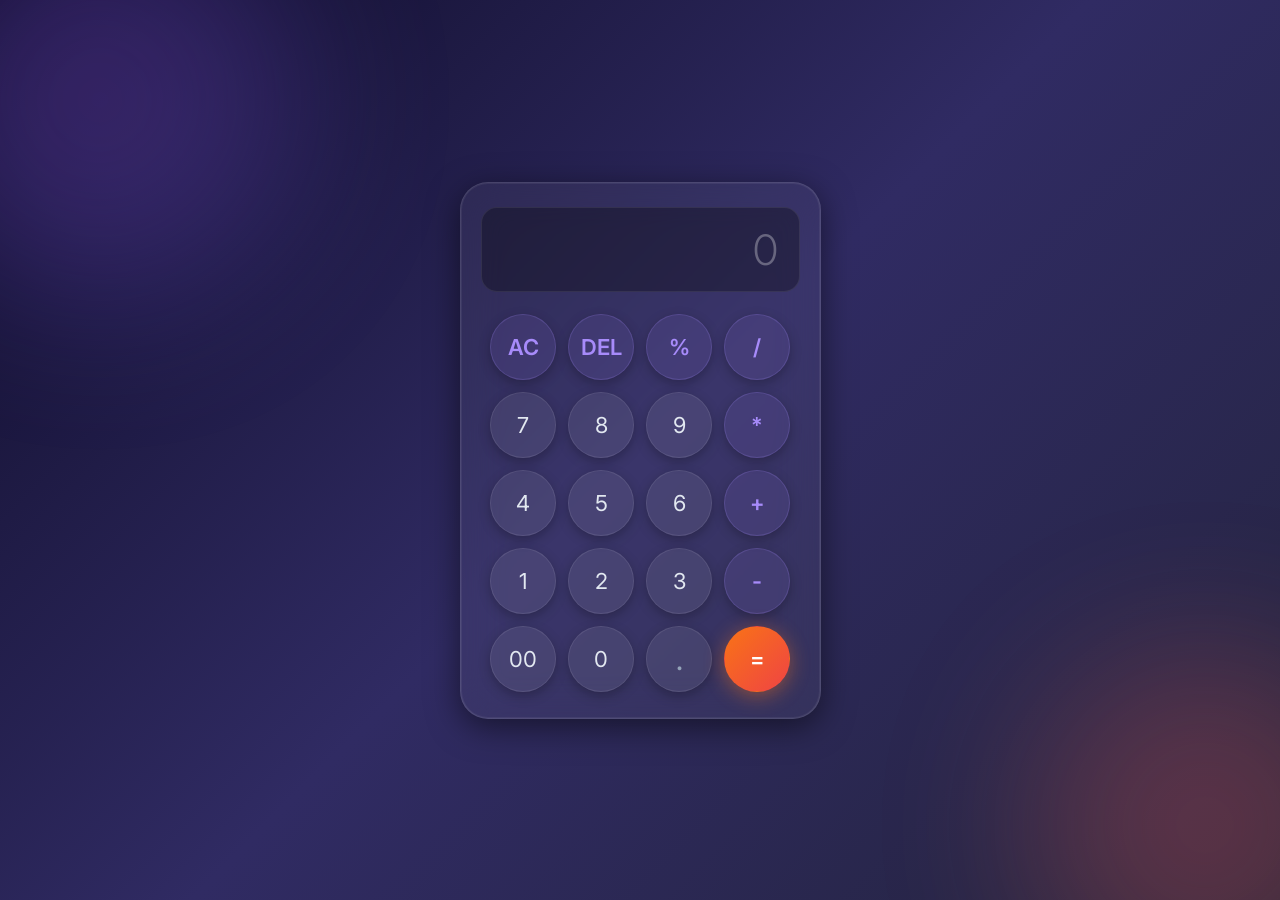
<file: index.html>
<!DOCTYPE html>
<html lang="en">
<head>
    <meta charset="UTF-8">
    <meta name="viewport" content="width=device-width, initial-scale=1.0">
    <meta name="description" content="A sleek, modern calculator built with vanilla HTML, CSS, and JavaScript. Supports basic arithmetic operations with a beautiful glassmorphism design.">
    <link rel="stylesheet" href="style.css">
    <title>Calculator</title>
</head>
<body>
    <div class="calculator" role="application" aria-label="Calculator">
        <input
            type="text"
            placeholder="0"
            id="inputBox"
            aria-label="Calculator display"
            readonly
        >
        <div class="btn-row">
            <button class="operator btn-wide" id="btn-ac">AC</button>
            <button class="operator" id="btn-del">DEL</button>
            <button class="operator" id="btn-percent">%</button>
            <button class="operator" id="btn-divide">/</button>
        </div>
        <div class="btn-row">
            <button id="btn-7">7</button>
            <button id="btn-8">8</button>
            <button id="btn-9">9</button>
            <button class="operator" id="btn-multiply">*</button>
        </div>
        <div class="btn-row">
            <button id="btn-4">4</button>
            <button id="btn-5">5</button>
            <button id="btn-6">6</button>
            <button class="operator" id="btn-add">+</button>
        </div>
        <div class="btn-row">
            <button id="btn-1">1</button>
            <button id="btn-2">2</button>
            <button id="btn-3">3</button>
            <button class="operator" id="btn-subtract">-</button>
        </div>
        <div class="btn-row">
            <button id="btn-00">00</button>
            <button id="btn-0">0</button>
            <button class="op" id="btn-dot">.</button>
            <button class="equalbtn" id="btn-equals">=</button>
        </div>
    </div>
    <script src="script.js"></script>
</body>
</html>
</file>
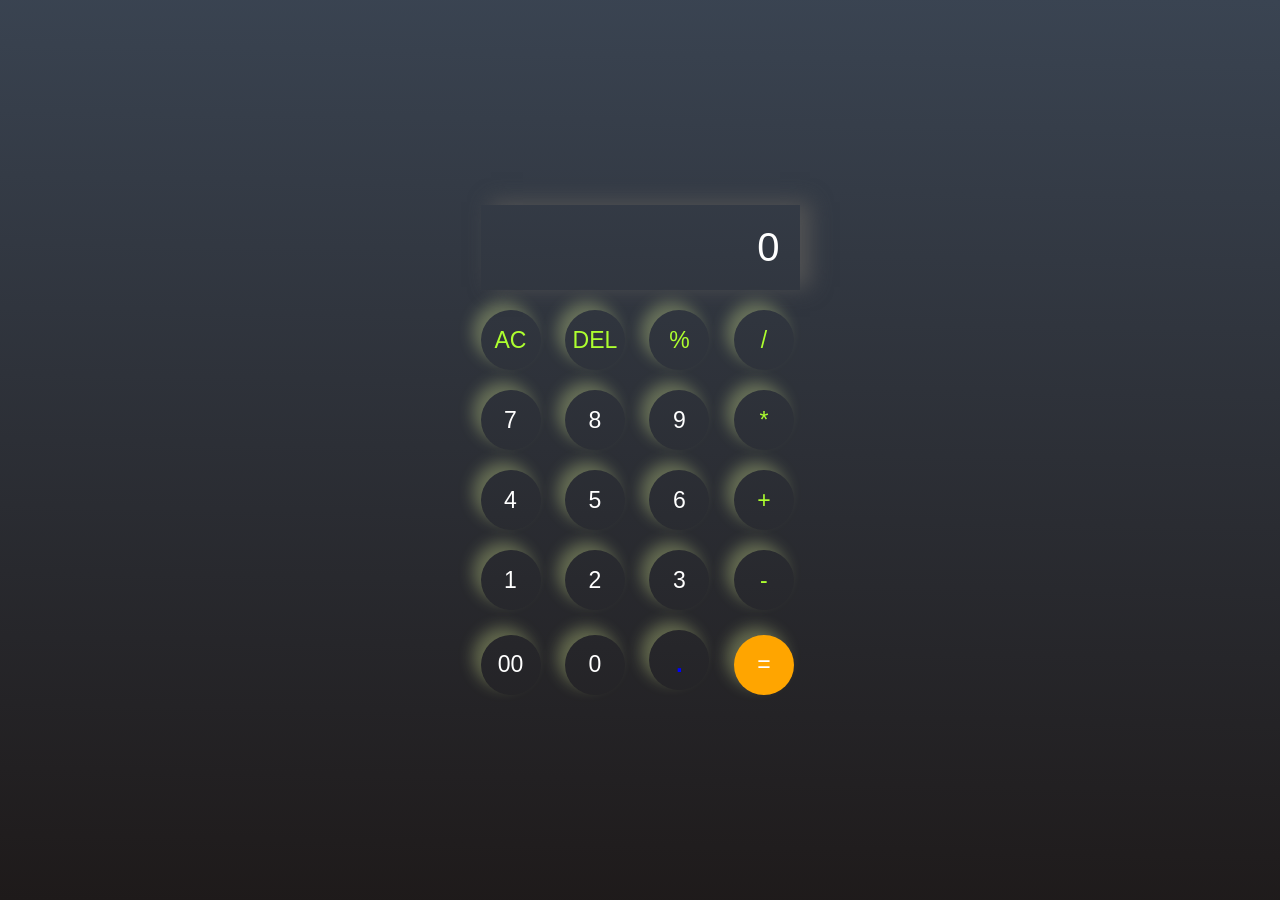
<file: calculator/index.html>
<!DOCTYPE html>
<html lang="en">
<head>
    <meta charset="UTF-8">
    <meta name="viewport" content="width=device-width, initial-scale=1.0">
    <link rel="stylesheet" href="style.css">
    <title>Simple Calculator</title>
</head>
<body>
    <div class="claculator">
        <input type="text" placeholder="0" id="inputBox">
        <div>
            <button class="operator">AC</button>
            <button class="operator">DEL</button>
            <button class="operator">%</button>
            <button class="operator">/</button>
        </div>
        <div>
            <button>7</button>
            <button>8</button>
            <button>9</button>
            <button class="operator">*</button>
        </div>
        <div>
            <button>4</button>
            <button>5</button>
            <button>6</button>
            <button class="operator" >+</button>
            
        </div>
        <div>
            <button>1</button>
            <button>2</button>
            <button>3</button>
            <button class="operator">-</button>
        </div>
        <div>
            <button>00</button>
            <button>0</button>
            <button class="op">.</button>
            <button class="equalbtn">=</button>
        </div>

    </div>
    <script src="script.js"></script>
</body>
</html>
</file>
<file: style.css>
@import url('https://fonts.googleapis.com/css2?family=Inter:wght@300;400;600&display=swap');

* {
    margin: 0;
    padding: 0;
    box-sizing: border-box;
    font-family: 'Inter', Arial, Helvetica, sans-serif;
}

body {
    width: 100%;
    height: 100vh;
    display: grid;
    justify-content: center;
    align-items: center;
    background: linear-gradient(135deg, #0f0c29, #302b63, #24243e);
    overflow: hidden;
}

/* Animated background orbs */
body::before,
body::after {
    content: '';
    position: fixed;
    border-radius: 50%;
    filter: blur(80px);
    opacity: 0.25;
    pointer-events: none;
    animation: float 8s ease-in-out infinite alternate;
}
body::before {
    width: 400px;
    height: 400px;
    background: radial-gradient(circle, #a855f7, #6366f1);
    top: -100px;
    left: -100px;
}
body::after {
    width: 350px;
    height: 350px;
    background: radial-gradient(circle, #f43f5e, #fb923c);
    bottom: -100px;
    right: -100px;
    animation-delay: -4s;
}

@keyframes float {
    from { transform: translate(0, 0) scale(1); }
    to   { transform: translate(30px, 20px) scale(1.1); }
}

/* ─── Calculator shell ─── */
.calculator {
    border: 1px solid rgba(255, 255, 255, 0.12);
    padding: 24px 20px 20px;
    border-radius: 28px;
    background: rgba(255, 255, 255, 0.05);
    backdrop-filter: blur(20px);
    -webkit-backdrop-filter: blur(20px);
    box-shadow:
        0 8px 32px rgba(0, 0, 0, 0.5),
        0 0 0 1px rgba(255,255,255,0.06) inset;
    animation: slideUp 0.5s cubic-bezier(0.34, 1.56, 0.64, 1) both;
}

@keyframes slideUp {
    from { opacity: 0; transform: translateY(40px) scale(0.95); }
    to   { opacity: 1; transform: translateY(0)   scale(1); }
}

/* ─── Display ─── */
input {
    width: 319px;
    border: none;
    padding: 16px 20px;
    margin: 0 0 16px 0;
    background: rgba(0, 0, 0, 0.3);
    border-radius: 16px;
    border: 1px solid rgba(255,255,255,0.08);
    font-size: 42px;
    font-weight: 300;
    letter-spacing: 1px;
    text-align: right;
    cursor: default;
    color: #ffffff;
    outline: none;
    transition: background 0.2s;
    user-select: none;
    overflow: hidden;
    text-overflow: ellipsis;
    white-space: nowrap;
}
input::placeholder {
    color: rgba(255, 255, 255, 0.3);
}

/* ─── Button rows ─── */
.btn-row {
    display: flex;
    justify-content: center;
}

/* ─── Buttons ─── */
button {
    border: none;
    width: 66px;
    height: 66px;
    margin: 6px;
    border-radius: 50%;
    background: rgba(255, 255, 255, 0.07);
    border: 1px solid rgba(255, 255, 255, 0.09);
    color: #e2e8f0;
    font-size: 22px;
    font-weight: 400;
    cursor: pointer;
    transition:
        background 0.18s ease,
        transform   0.12s ease,
        box-shadow  0.18s ease;
    box-shadow: 0 4px 12px rgba(0,0,0,0.25);
    position: relative;
    overflow: hidden;
}

button::after {
    content: '';
    position: absolute;
    inset: 0;
    border-radius: 50%;
    background: rgba(255,255,255,0.08);
    opacity: 0;
    transition: opacity 0.15s;
}

button:hover {
    background: rgba(255, 255, 255, 0.14);
    transform: translateY(-2px);
    box-shadow: 0 8px 20px rgba(0,0,0,0.35);
}
button:hover::after { opacity: 1; }

button:active {
    transform: scale(0.92);
    box-shadow: 0 2px 8px rgba(0,0,0,0.3);
}

/* ─── Operator buttons ─── */
.operator {
    color: #a78bfa;
    font-weight: 600;
    background: rgba(167, 139, 250, 0.1);
    border-color: rgba(167, 139, 250, 0.2);
}
.operator:hover {
    background: rgba(167, 139, 250, 0.22);
}

/* ─── Decimal dot ─── */
.op {
    color: #94a3b8;
    font-size: 32px;
}

/* ─── Equals button ─── */
.equalbtn {
    background: linear-gradient(135deg, #f97316, #ef4444);
    border-color: transparent;
    color: #fff;
    font-weight: 600;
    box-shadow: 0 4px 20px rgba(249, 115, 22, 0.45);
}
.equalbtn:hover {
    background: linear-gradient(135deg, #fb923c, #f87171);
    box-shadow: 0 8px 28px rgba(249, 115, 22, 0.55);
}
.equalbtn:active {
    box-shadow: 0 2px 10px rgba(249, 115, 22, 0.4);
}
</file>
<file: calculator/style.css>
*{
    margin: 0;
    padding: 0;
    box-sizing: border-box;
    font-family:Arial, Helvetica, sans-serif;

}

body{
    width: 100%;
    height: 100vh;
    display:grid;
    justify-content: center;
    align-items: center;
    background: linear-gradient(1deg,#1e1a1a,#3a4452);

}
.calculator{
    border: 1px solid #717377;
    padding: 20px;
    border-radius: 20px;
    background:scroll;
    box-shadow: 10px 30px 150px rgba(113,115,119,0.9);

}

input{
    width: 319px;
    border: none;
    padding: 20px;
    margin: 10px;
    background: transparent;
    box-shadow: 10px -3px 20px rgba(85,85,85,0.9);
    font-size: 40px;
    text-align: right;
    cursor: pointer;
    color: #ffffff;
}
input::placeholder{
    color: #ffffff;
}

button{
    border:none;
    width: 60px;
    height: 60px;
    margin: 10px;
    border-radius: 50%;
    background: transparent;
    color: #ffffff;
    font-size: 23px;
    box-shadow: -8px -8px 15px rgba(235,259,156,0.3);
    cursor:pointer;
}

.equalbtn{
    background-color: orange;
}
.operator{
    color: greenyellow;
}
.op{
    color: blue;
    font-size: 35px;
}
</file>
